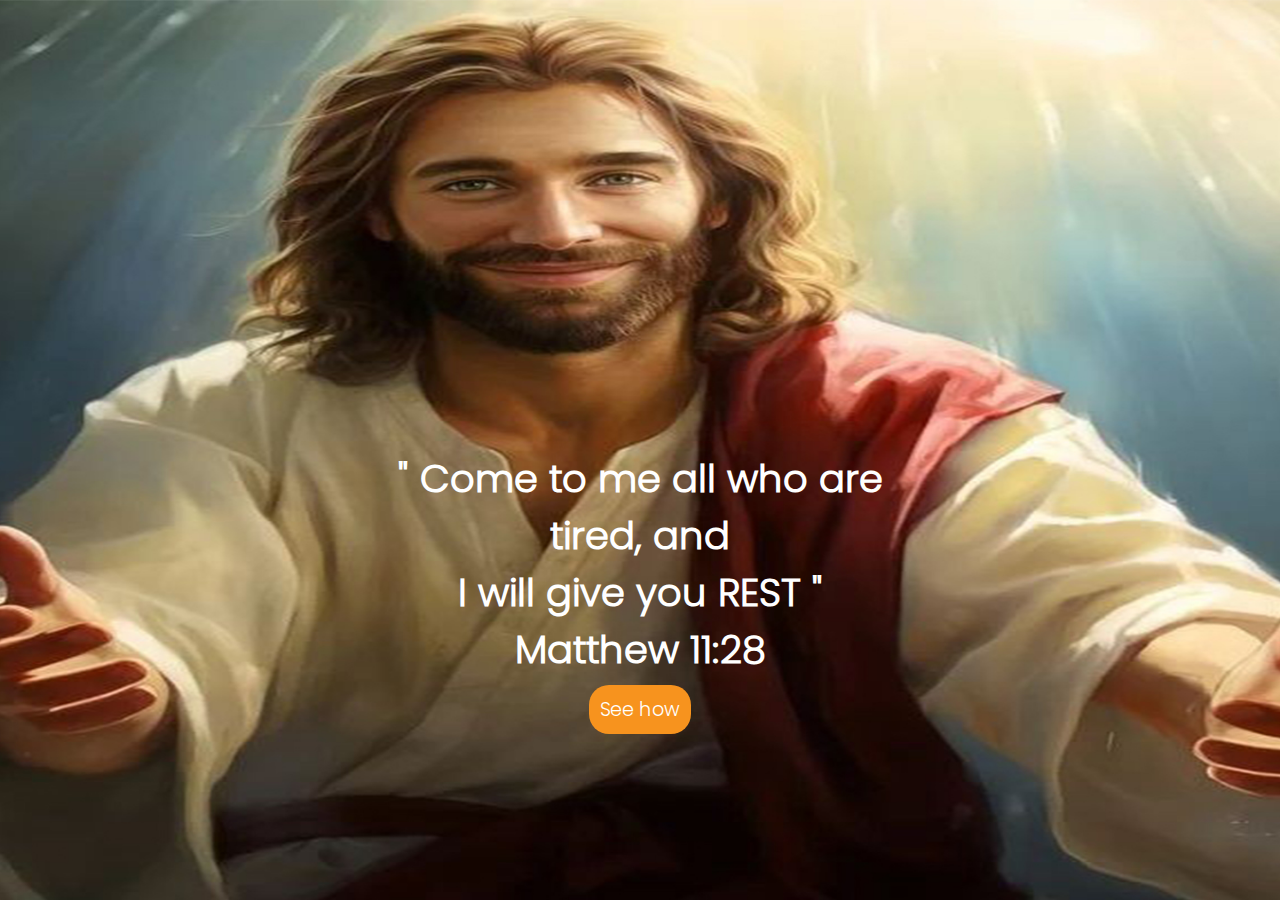
<file: index.html>
<!DOCTYPE html>
<html lang="en">
<head>
    <meta charset="UTF-8">
    <meta name="viewport" content="width=device-width, initial-scale=1.0">
    <title>Document</title>
    <link rel="stylesheet" href="style.css">
</head>
<body>
    

     <section id="banner">


        

            <div class="banner-disc">


                <h1 class="head">
                    " Come to me all who are tired, and<br>
                    I will give you REST " <br>
                    Matthew 11:28
                </h1>

                <a href="home.html" class="banner-btn">See how</a>

            </div>

       

     </section>   


</body>
</html>
</file>
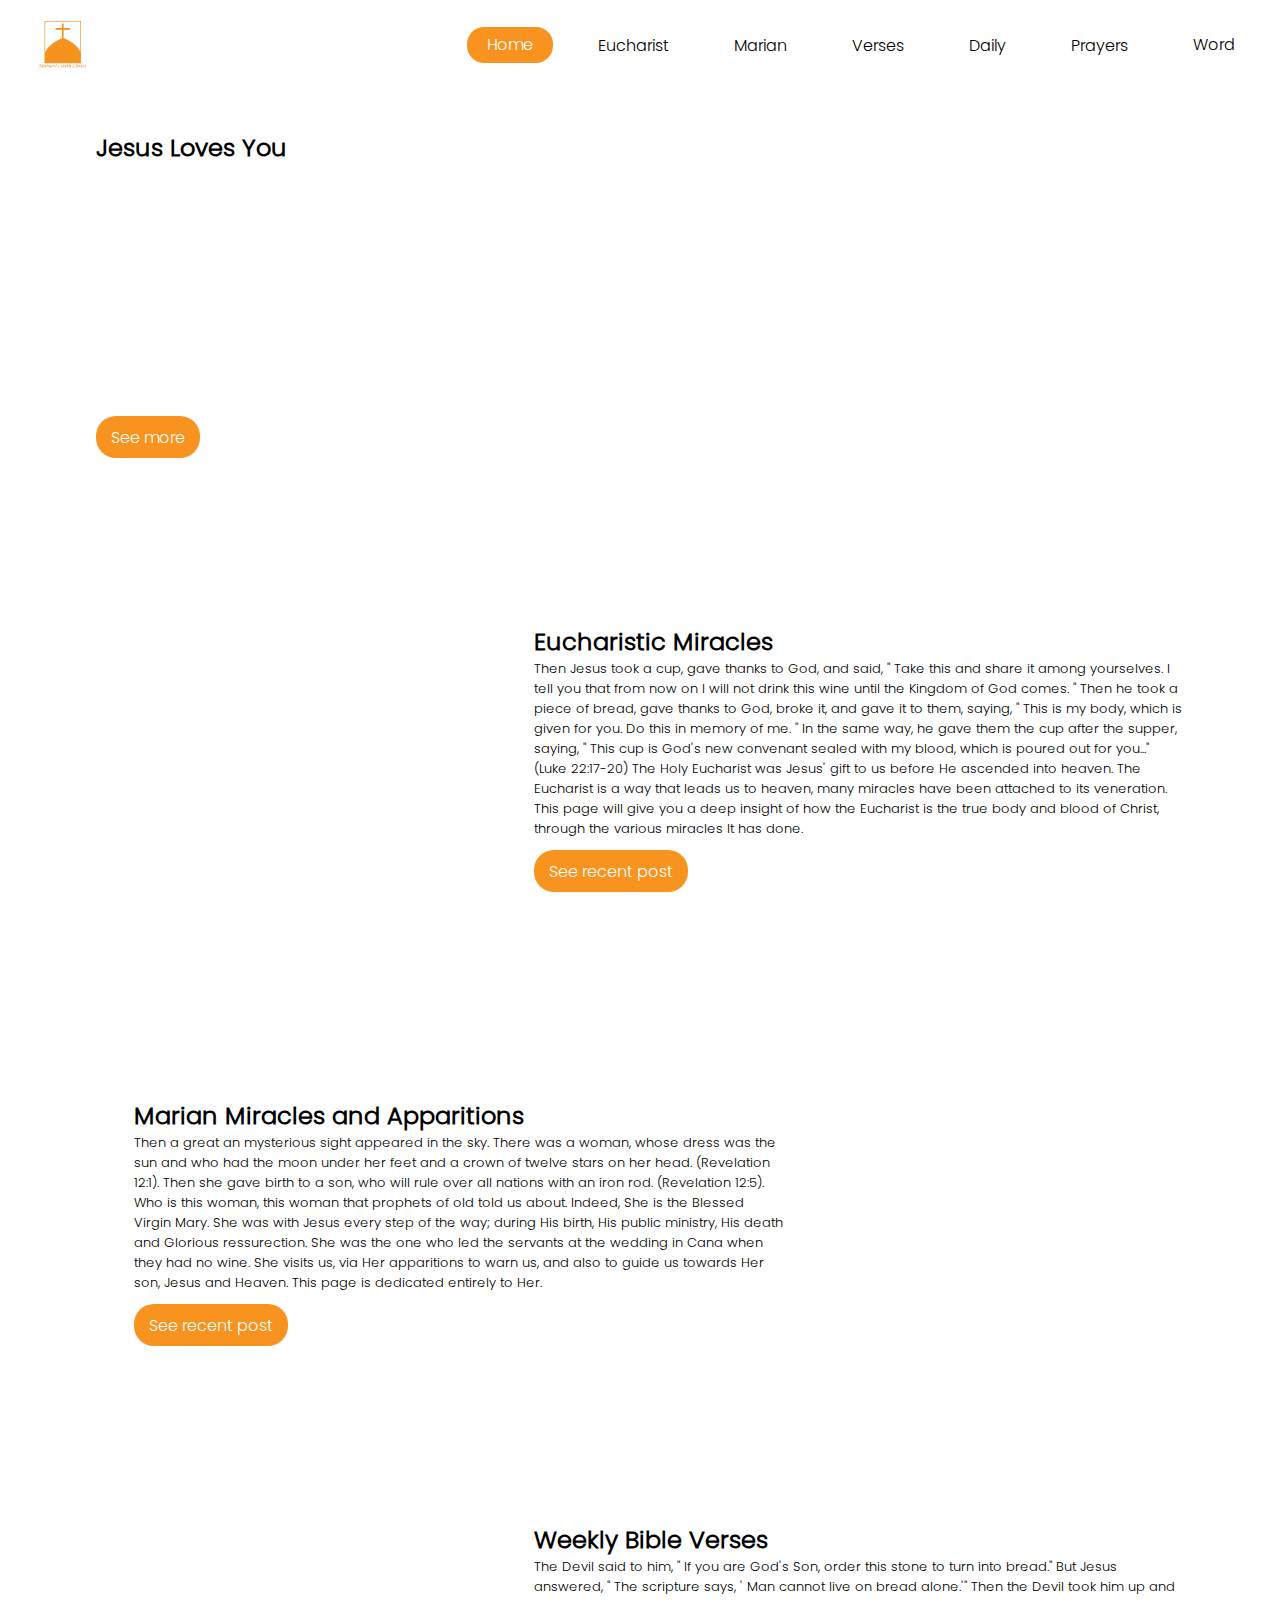
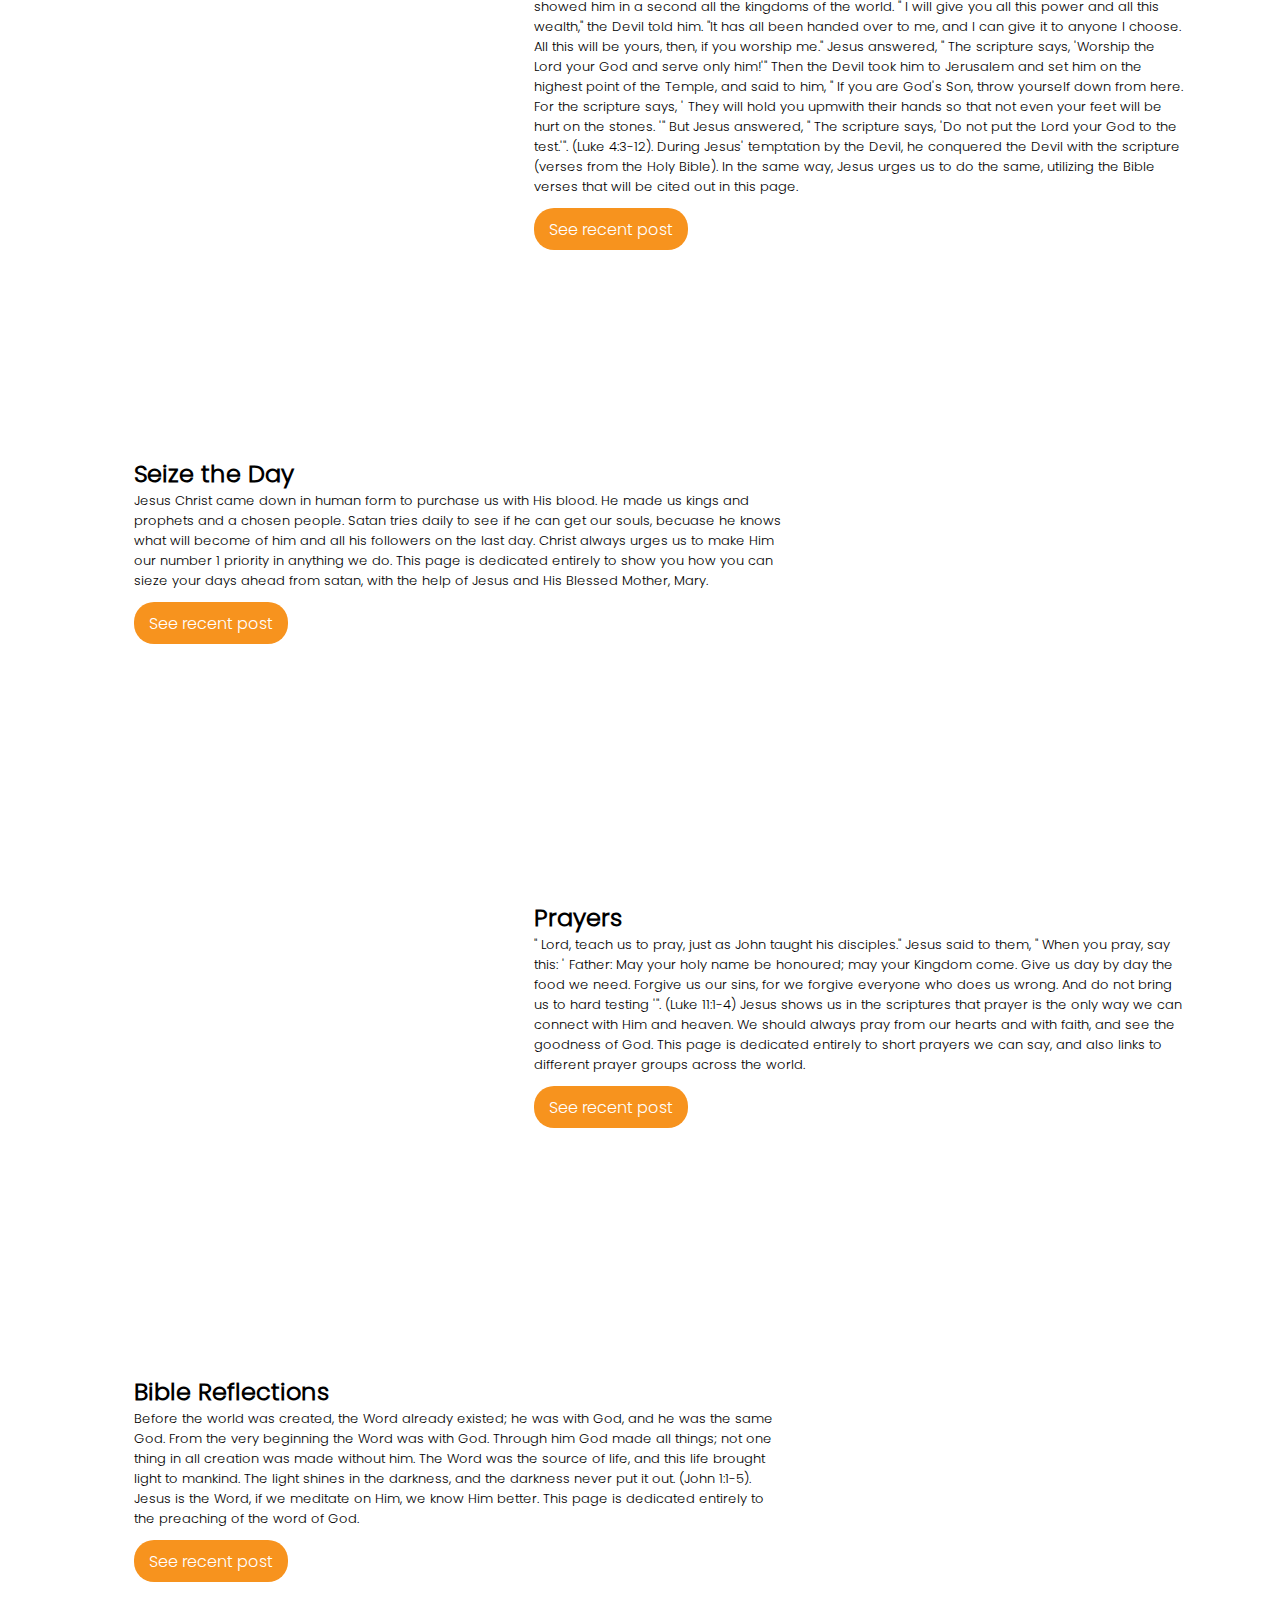
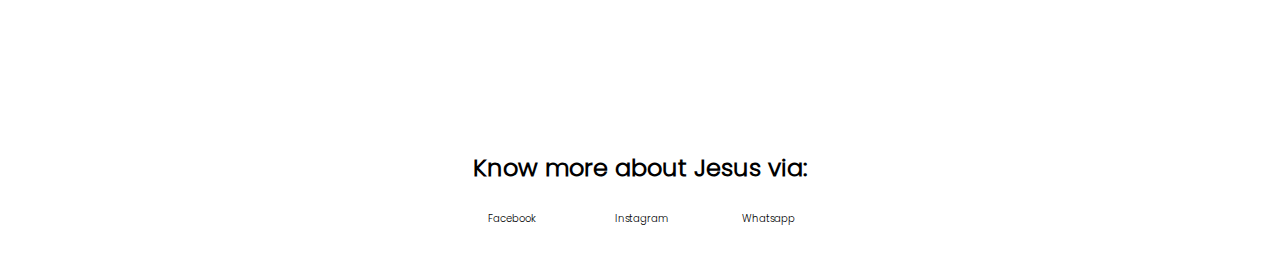
<file: home.html>
<!DOCTYPE html>
<html lang="en">
<head>
    <meta charset="UTF-8">
    <meta name="viewport" content="width=device-width, initial-scale=1.0">
    <title>Document</title>
    <link rel="stylesheet" href="home.css">
    <link rel="stylesheet" href="https://cdnjs.cloudflare.com/ajax/libs/font-awesome/6.5.1/css/all.min.css" integrity="sha512-DTOQO9RWCH3ppGqcWaEA1BIZOC6xxalwEsw9c2QQeAIftl+Vegovlnee1c9QX4TctnWMn13TZye+giMm8e2LwA==" crossorigin="anonymous" referrerpolicy="no-referrer" />
</head>
<body>
    


    <nav>


        <img src="images/JESUS_LOGO.jpg" alt="" class="logo">

        <ul class="nav_links">
            <li class="home"><a href="home.html">Home</a></li>
            <li class="others"><a href="eucharist.html">Eucharist</a></li>
            <li class="others"><a href="marian.html">Marian</a></li> <!--dont use copy path but just copy-->
            <li class="others"><a href="verses.html">Verses</a></li>
            <li class="others"><a href="daily.html">Daily</a></li>
            <li class="others"><a href="prayers.html">Prayers</a></li>
            <li class="others"><a href="word.html">Word</a></li>
        </ul>


        <div class="Menu-icon">
            &#9776;
        </div>


        <div class="dropdown_menu">

            <li><a href="home.html">Home</a></li>
            <li><a href="eucharist.html">Eucharist</a></li>
            <li><a href="marian.html">Marian</a></li>
            <li><a href="verses.html">Verses</a></li>
            <li><a href="daily.html">Daily</a></li>
            <li><a href="prayers.html">Prayers</a></li>
            <li><a href="word.html">Word</a></li>


        </div>



    </nav>




     <!--ABOUT ME SECTION STARTS-->


     <section id="about">


        <div class="about-row">


            <img src="images/banner.jpg" alt="my image" class="about-img">

            <div class="about-disc">

                <h2 class="about-header">
                    Jesus Loves You
                </h2>
                <p class="about-text">
                    " Happy are those who know they are spiritually poor; the Kingdom of heaven belongs to them! Happy are those who mourn; God will comfort them! Happy are those who are humble they will recieve what God has promised! Happy are those whose greates desire is to do what God requires; God will satisfy them fully! Happy are those who are merciful to others; God will be merciful to them! Happy are the pure in heart; they will see God!
                    Happy are those who work for peace; God will call them his children! Happy are those who are persecuted because they do what God requires; the Kingdom of heaven belongs to them! Happy are you when people insult and persecute you and tell all kinds of evil lies against you because you are my followers. Be happy and glad, for a great reward is kept for you in heaven. This is how the prophets who lived before you were persecuted " (Matthew 5:3-12). Jesus
                    is ever ready to accept you as one of His own. Cast all your worries on Him, becuase he cares most. The contents of this website will help you to know Christ Jesus more...Remember, He loves you. 
                </p>


                <a href="#signup" class="about-btn">
                    See more
                </a>


            </div>


        </div>


    </section>


<!--ABOUT ME SECTION ENDS-->




<!--SIGNUP SECTION STARTS-->


<section id="signup">


    <div class="signup-row">


        <img src="images/eucharist.jpg" alt="my image" class="signup-img">

        <div class="signup-disc">

            <h2 class="signup-header">
                Eucharistic Miracles
            </h2>
            <p class="signup-text">
                Then Jesus took a cup, gave thanks to God, and said, " Take this and share it among yourselves. I tell you that from now on I will not drink this wine until the Kingdom of God comes. " Then he took a piece of bread, gave thanks to God, broke it, and gave it to them, saying, " This is my body, which is given for you. Do this in memory of me. " In the same way, he gave them the cup after the supper, saying, " This cup is God's new convenant sealed with my blood, which is poured out for you..." (Luke 22:17-20)
                The Holy Eucharist was Jesus' gift to us before He ascended into heaven. The Eucharist is a way that leads us to heaven, many miracles have been attached to its veneration. This page will give you a deep insight of how the Eucharist is the true body and blood of Christ, through the various miracles It has done.
            </p>


            <a href="eucharist.html" class="signup-btn">
                See recent post
            </a>


        </div>


    </div>


</section>


<!--SIGNUP SECTION ENDS-->






<!--SIGNUP SECTION STARTS-->


<section id="signup">


    <div class="eucharist-row">


        <img src="images/Marian.jpg" alt="my image" class="signup-img">

        <div class="signup-disc">

            <h2 class="signup-header">
                Marian Miracles and Apparitions
            </h2>
            <p class="signup-text">
                Then a great an mysterious sight appeared in the sky. There was a woman, whose dress was the sun and who had the moon under her feet and a crown of twelve stars on her head. (Revelation 12:1). Then she gave birth to a son, who will rule over all nations with an iron rod. (Revelation 12:5). Who is this woman, this woman that prophets of old told us about. Indeed, She is the Blessed Virgin Mary. She was with Jesus every step of the way; during His birth, His public ministry, His death and Glorious ressurection.
                She was the one who led the servants at the wedding in Cana when they had no wine.  She visits us, via Her apparitions to warn us, and also to guide us towards Her son, Jesus and Heaven. This page is dedicated entirely to Her.
            </p>


            <a href="marian.html" class="signup-btn">
                See recent post
            </a>


        </div>


    </div>


</section>


<!--SIGNUP SECTION ENDS-->





<!--SIGNUP SECTION STARTS-->


<section id="signup">


    <div class="bible-row">


        <img src="images/verses.jpg" alt="my image" class="signup-img">

        <div class="signup-disc">

            <h2 class="signup-header">
                Weekly Bible Verses
            </h2>
            <p class="signup-text">
                The Devil said to him, " If you are God's Son, order this stone to turn into bread." But Jesus answered, " The scripture says, ' Man cannot live on bread alone.'" Then the Devil took him up and showed him in a second all the kingdoms of the world. " I will give you all this power and all this wealth," the Devil told him. "It has all been handed over to me, and I can give it to anyone I choose. All this will be yours, then, if you worship me."
                Jesus answered, " The scripture says, 'Worship the Lord your God and serve only him!'" Then the Devil took him to Jerusalem and set him on the highest point of the Temple, and said to him, " If you are God's Son, throw yourself down from here. For the scripture says, ' They will hold you upmwith their hands so that not even your feet will be hurt on the stones. '" But Jesus answered, " The scripture says, 'Do not put the Lord your God to the test.'". (Luke 4:3-12).
                During Jesus' temptation by the Devil, he conquered the Devil with the scripture (verses from the Holy Bible). In the same way, Jesus urges us to do the same, utilizing the Bible verses that will be cited out in this page.
            </p>


            <a href="verses.html" class="signup-btn">
                See recent post
            </a>


        </div>


    </div>


</section>


<!--SIGNUP SECTION ENDS-->




<!--SIGNUP SECTION STARTS-->


<section id="signup">


    <div class="daily-row">


        <img src="images/daily.jpg" alt="my image" class="signup-img">

        <div class="signup-disc">

            <h2 class="signup-header">
                Seize the Day
            </h2>
            <p class="signup-text">
                Jesus Christ came down in human form to purchase us with His blood. He made us kings and prophets and a chosen people. Satan tries daily to see if he can get our souls, becuase he knows what will become of him and all his followers on the last day. Christ always urges us to make Him our number 1 priority in anything we do. This page is dedicated entirely to show you how you can sieze your days ahead from satan, with the help of Jesus and His Blessed Mother, Mary.
            </p>


            <a href="daily.html" class="signup-btn">
                See recent post
            </a>


        </div>


    </div>


</section>


<!--SIGNUP SECTION ENDS-->






<!--SIGNUP SECTION STARTS-->


<section id="signup">


    <div class="prayers-row">


        <img src="images/prayers.jpg" alt="my image" class="signup-img">

        <div class="signup-disc">

            <h2 class="signup-header">
                Prayers
            </h2>
            <p class="signup-text">
                " Lord, teach us to pray, just as John taught his disciples." Jesus said to them, " When you pray, say this: ' Father: May your holy name be honoured; may your Kingdom come. Give us day by day the food we need. Forgive us our sins, for we forgive everyone who does us wrong. And do not bring us to hard testing '". (Luke 11:1-4) Jesus shows us in the scriptures that prayer is the only way we can connect with Him and heaven. We should always pray from our hearts and with faith, and see the goodness of God. This page is dedicated entirely to short prayers we can say, and also links to different prayer groups across the world.
            </p>


            <a href="prayers.html" class="signup-btn">
                See recent post
            </a>


        </div>


    </div>


</section>


<!--SIGNUP SECTION ENDS-->






<!--SIGNUP SECTION STARTS-->


<section id="signup">


    <div class="word-row">


        <img src="images/word.jpg" alt="my image" class="signup-img">

        <div class="signup-disc">

            <h2 class="signup-header">
                Bible Reflections
            </h2>
            <p class="signup-text">
                Before the world was created, the Word already existed; he was with God, and he was the same God. From the very beginning the Word was with God. Through him God made all things; not one thing in all creation was made without him. The Word was the source of life, and this life brought light to mankind. The light shines in the darkness, and the darkness never put it out. (John 1:1-5). Jesus is the Word, if we meditate on Him, we know Him better. This page is dedicated entirely to the preaching of the word of God. 
            </p>


            <a href="word.html" class="signup-btn">
                See recent post
            </a>


        </div>


    </div>


</section>


<!--SIGNUP SECTION ENDS-->







<!--Contact starts-->


<div id="links">

    <h2 class="About-subj">Know more about Jesus via:</h2>

    <div class="link-box">

        <div class="link1">

            <i class="fa-brands fa-facebook"></i>
            <p class="link-disc"><a href="https://www.facebook.com/61557981537513/posts/444909814917057/?substory_index=444909814917057&mibextid=0iXANmvi8jBKE3td">Facebook</a></p>

        </div>


        <div class="link1">

            <i class="fa-brands fa-instagram"></i>
            <p class="link-disc"><a href="">Instagram</a></p>

        </div>




        <div class="link1">

            <i class="fa-brands fa-square-whatsapp"></i>
            <p class="link-disc"><a href="https://wa.me/+2349137152232">Whatsapp</a></p>

        </div>

    </div>

</div>



<!--Contact ends-->




    <!--MENU ANIMATION-->
    <script src="script.js"></script>

    <script src="app.js"></script>

    


</body>
</html>
</file>
<file: style.css>
*{
    padding: 0;
    margin: 0;
    box-sizing: border-box;
    font-family: "Poppins";
}
@font-face{
    font-family: 'Poppins';
    src: url('Fonts/Poppins-Light.ttf');
}

#banner{
    width: 100%;
    height: 100vh;
    background-image: url(images/Untitled-1.jpg);
    background-repeat: no-repeat;
    background-position: center;
    background-size: cover;
    position: relative;
    display: flex;
    justify-content: center;
    align-items: center;
}
.banner-btn{
    color: white;
    background-color: #f7931e;
    padding-left: 2%;
    padding-right: 2%;
    padding-top: 2%;
    padding-bottom: 2%;
    text-decoration: none;
    border-radius: 20px;
}
.banner-disc{
    color: white;
    width: 30em;
    text-align: center;
    font-size: larger;
    height: 20em;
    padding-top: 15%;
    padding-left: 1%;
    padding-right: 1%;
}
.head{
    margin-bottom: 3%;
}
</file>
<file: home.css>
*{
    padding: 0;
    margin: 0;
    box-sizing: border-box;
    font-family: "Poppins";
}
@font-face{
    font-family: 'Poppins';
    src: url('Fonts/Poppins-Light.ttf');
}

*{
    padding: 0;
    margin: 0;
    box-sizing: border-box;
    font-family: 'Poppins';
}
@font-face {
    font-family: 'Poppins';
    src: url('Fonts/Poppins-Light.ttf');
}

/*NAV STYLE BEGINS*/


nav{
    position: fixed;
    width: 100%;
    height: 10vh;
    display: flex;
    z-index: 999;
    justify-content: space-between;
    align-items: center;
    background-color: white;
}
.nav_links{
    display: flex;
    flex-direction: row;
    list-style: none;
    align-items: center;
}
.home, .others{
    text-decoration: none;
    margin-right: 25px;
    display: inline-block;
}
.others a{
    padding-left: 20px;
    padding-right: 20px;
    padding-top: 5%;
    padding-bottom: 5%;
    border-radius: 17px;
    color: black;
}
.others a:hover{
    background-color: #f7931e;
    color: white;
    transition: all ease-in-out 0.5s;
}
.home a{
    background-color: #f7931e;
    padding-left: 20px;
    padding-right: 20px;
    padding-top: 7%;
    padding-bottom: 7%;
    border-radius: 17px;
    color: white;
    text-decoration: none;
    color: white;
}
.others a{
  color: black;
  text-decoration: none;
}
.logo{
    width: 3em;
    height: 3em;
    margin-left: 3%;
}

/*Responsive design*/

.Menu-icon{
    font-size: 40px;
    color: #f7931e;  
    display: none;
    margin-right: 6%;
    margin-top: 2%;
    padding-right: 7px;
    padding-left: 7px;
    padding-top: 3px;
    padding-bottom: 3px;
    border-radius: 50%;
    background-color: #efefef00;
    cursor: pointer;
  }
    .dropdown_menu{
      position: absolute;
      top: 60px;
      width: 95%;
      background-color: #f7931e;
      overflow: hidden;
      display: none;
      height: 0;
      transition: height 0.5s cubic-bezier(0.175, 0.885, 0.32, 1.275);
      z-index: 1;
      margin-left: 2%;
      margin-right: 2%;
      border-radius: 5px;
    }
    .dropdown_menu li{
      padding-top: 8%;
      display: flex;
      justify-content: center;
    }
    .dropdown_menu li a{
      text-decoration: none;
      list-style: none;
      color: white;
      align-items: center;
    }
    .dropdown_menu.open{
      height: 297px;
      width: 95%;
      margin-right: 2%;
      margin-left: 2.5%;
    }

    
    @media(max-width:965px){
      nav ul li a{
        display: none;
      }
      .Menu-icon{
        display: block;
      }
      .dropdown_menu{
        display: block;
      }
      .dropdown_menu li a:hover{
        color: #f7931e;
      }
      .dropdown_menu.open{
        height: 600px;
        width: 95%;
        margin-right: 2%;
        margin-left: 2.5%;
      }
      .logo{
        margin-top: 5%;
      }
  }

  @media(max-width:500px){
    .dropdown_menu.open{
      height: 400px;
      width: 95%;
      margin-right: 2%;
      margin-left: 2.5%;
    }
    .logo{
        margin-top: 7%;
      }
  }



/*NAV STYLE ENDS*/





/*ABOUT ME STYLE STARTS*/


#about{
    width: 100%;
    height: fit-content;
    position: relative;
    padding-top: 7%;
  }
  .about-row{
    display: flex;
    flex-direction: row-reverse;
    width: 100%;
    height: fit-content;
    justify-content: center;
    align-items: center;
  }
  .about-img{
    width: 25em;
    height: 25em;
    object-fit: cover;
    margin-left: 3%;
    transform: translateX(60px);
    opacity: 0;
    transition: 1s ease;
  }
  .about-img--visible{
    transform: translateX(0);
    opacity: 1;
  }
  .about-text{
    width: 50em;
    font-size: 13px;
    margin-bottom: 3%;
    transform: translateX(-60px);
    opacity: 0;
    transition: 1s ease;
  }
  .about-text--visible{
    transform: translateX(0);
    opacity: 1;
  }
  .about-btn{
    background-color: #f7931e;
    padding-left: 15px;
    padding-right: 15px;
    padding-top: 1.5%;
    padding-bottom: 1.5%;
    border-radius: 20px;
    color: white;
    text-decoration: none;
  }
  
  @media(max-width:1030px){
    .about-img{
      margin-left: 1%;
    }
    .about-text{
      width: 40em;
    }
  }
  @media(max-width:950px){
    .about-text{
      width: 30em;
    }
    .about-img{
      width: 22em;
      height: 22em;
    }
    #about{
        padding-top: 10%;
    }
  }
  @media(max-width:800px){
    .about-text{
      font-size: 11px;
      margin-left: 1%;
    }
    .about-header{
      font-size: 20px;
    }
    .about-img{
      width: 18em;
      height: 18em;
    }
    #about{
        padding-top: 15%;
    }
  }
  @media(max-width:650px){
    .about-text{
      font-size: 8.5px;
      margin-left: 1%;
    }
    .banner-img{
      width: 15em;
      height: 15em;
    }
  }
  @media(max-width:550px){
    .about-row{
      display: flex;
      flex-direction: column;
    }
    .about-img{
      margin-top: 3%;
      width: 15em;
      height: 15em;
    }
    .about-text{
      font-size: 10px;
    }
    #about{
        padding-top: 23%;
    }
  }
  
  
  
  /*ABOUT ME STYLE ENDS*/



  #signup{
    width: 100%;
    height: fit-content;
    position: relative;
    margin-top: 5%;
  }
  .signup-row{
    display: flex;
    flex-direction: row;
    width: 100%;
    height: fit-content;
    justify-content: center;
    align-items: center;
  }
  .signup-img{
    width: 25em;
    height: 25em;
    object-fit: cover;
    transform: translateY(20px);
    opacity: 0;
    transition: 1s ease;
  }
  .signup-img--visible{
    transform: translateY(0);
    opacity: 1;
  }
  .signup-disc{
    margin-left: 3%;
  }
  .signup-text{
    width: 50em;
    font-size: 13px;
    margin-bottom: 3%;

  }
  .signup-btn{
    background-color: #f7931e;
    padding-left: 15px;
    padding-right: 15px;
    padding-top: 1.5%;
    padding-bottom: 1.5%;
    border-radius: 20px;
    color: white;
    text-decoration: none;
  }
  
  @media(max-width:1030px){
    .signup-img{
      margin-left: 1%;
    }
    .signup-text{
      width: 40em;
    }
  }
  @media(max-width:950px){
    .signup-text{
      width: 30em;
    }
    .signup-img{
      width: 22em;
      height: 22em;
    }
  }
  @media(max-width:800px){
    .signup-text{
      font-size: 11px;
      margin-left: 1%;
    }
    .signup-header{
      font-size: 20px;
    }
    .signup-img{
      width: 18em;
      height: 18em;
    }
  }
  @media(max-width:650px){
    .signup-text{
      font-size: 8.5px;
      margin-left: 1%;
    }
    .signup-img{
      width: 15em;
      height: 15em;
    }
  }
  @media(max-width:550px){
    .signup-row{
      display: flex;
      flex-direction: column;
    }
    .signup-img{
      margin-top: 3%;
      width: 15em;
      height: 15em;
    }
    .signup-text{
      font-size: 10px;
    }
  }
  
  
  
  /*ABOUT ME STYLE ENDS*/


   /*ABOUT ME STYLE ENDS*/



   #signup{
    width: 100%;
    height: fit-content;
    position: relative;
    margin-top: 5%;
  }
  .eucharist-row{
    display: flex;
    flex-direction: row-reverse;
    width: 100%;
    height: fit-content;
    justify-content: center;
    align-items: center;
  }
  .signup-img{
    width: 25em;
    height: 25em;
    object-fit: cover;
  }
  .signup-disc{
    margin-left: 3%;
  }
  .signup-text{
    width: 50em;
    font-size: 13px;
    margin-bottom: 3%;
  }
  .signup-btn{
    background-color: #f7931e;
    padding-left: 15px;
    padding-right: 15px;
    padding-top: 1.5%;
    padding-bottom: 1.5%;
    border-radius: 20px;
    color: white;
    text-decoration: none;
  }
  
  @media(max-width:1030px){
    .signup-img{
      margin-left: 1%;
    }
    .signup-text{
      width: 40em;
    }
  }
  @media(max-width:950px){
    .signup-text{
      width: 30em;
    }
    .signup-img{
      width: 22em;
      height: 22em;
    }
  }
  @media(max-width:800px){
    .signup-text{
      font-size: 11px;
      margin-left: 1%;
    }
    .signup-header{
      font-size: 20px;
    }
    .signup-img{
      width: 18em;
      height: 18em;
    }
  }
  @media(max-width:650px){
    .signup-text{
      font-size: 8.5px;
      margin-left: 1%;
    }
    .signup-img{
      width: 15em;
      height: 15em;
    }
  }
  @media(max-width:550px){
    .eucharist-row{
      display: flex;
      flex-direction: column;
    }
    .signup-img{
      margin-top: 3%;
      width: 15em;
      height: 15em;
    }
    .signup-text{
      font-size: 10px;
    }
  }
  
  
  
  /*ABOUT ME STYLE ENDS*/
  



    /*ABOUT ME STYLE ENDS*/



    #signup{
      width: 100%;
      height: fit-content;
      position: relative;
      margin-top: 5%;
    }
    .bible-row{
      display: flex;
      flex-direction: row;
      width: 100%;
      height: fit-content;
      justify-content: center;
      align-items: center;
    }
    .signup-img{
      width: 25em;
      height: 25em;
      object-fit: cover;
    }
    .signup-disc{
      margin-left: 3%;
    }
    .signup-text{
      width: 50em;
      font-size: 13px;
      margin-bottom: 3%;
    }
    .signup-btn{
      background-color: #f7931e;
      padding-left: 15px;
      padding-right: 15px;
      padding-top: 1.5%;
      padding-bottom: 1.5%;
      border-radius: 20px;
      color: white;
      text-decoration: none;
    }
    
    @media(max-width:1030px){
      .signup-img{
        margin-left: 1%;
      }
      .signup-text{
        width: 40em;
      }
    }
    @media(max-width:950px){
      .signup-text{
        width: 30em;
      }
      .signup-img{
        width: 22em;
        height: 22em;
      }
    }
    @media(max-width:800px){
      .signup-text{
        font-size: 11px;
        margin-left: 1%;
      }
      .signup-header{
        font-size: 20px;
      }
      .signup-img{
        width: 18em;
        height: 18em;
      }
    }
    @media(max-width:650px){
      .signup-text{
        font-size: 8.5px;
        margin-left: 1%;
      }
      .signup-img{
        width: 15em;
        height: 15em;
      }
    }
    @media(max-width:550px){
      .bible-row{
        display: flex;
        flex-direction: column;
      }
      .signup-img{
        margin-top: 3%;
        width: 15em;
        height: 15em;
      }
      .signup-text{
        font-size: 10px;
      }
    }
    
    
    
    /*ABOUT ME STYLE ENDS*/




     /*ABOUT ME STYLE ENDS*/



     #signup{
      width: 100%;
      height: fit-content;
      position: relative;
      margin-top: 5%;
    }
    .daily-row{
      display: flex;
      flex-direction: row-reverse;
      width: 100%;
      height: fit-content;
      justify-content: center;
      align-items: center;
    }
    .signup-img{
      width: 25em;
      height: 25em;
      object-fit: cover;
    }
    .signup-disc{
      margin-left: 3%;
    }
    .signup-text{
      width: 50em;
      font-size: 13px;
      margin-bottom: 3%;
    }
    .signup-btn{
      background-color: #f7931e;
      padding-left: 15px;
      padding-right: 15px;
      padding-top: 1.5%;
      padding-bottom: 1.5%;
      border-radius: 20px;
      color: white;
      text-decoration: none;
    }
    
    @media(max-width:1030px){
      .signup-img{
        margin-left: 1%;
      }
      .signup-text{
        width: 40em;
      }
    }
    @media(max-width:950px){
      .signup-text{
        width: 30em;
      }
      .signup-img{
        width: 22em;
        height: 22em;
      }
    }
    @media(max-width:800px){
      .signup-text{
        font-size: 11px;
        margin-left: 1%;
      }
      .signup-header{
        font-size: 20px;
      }
      .signup-img{
        width: 18em;
        height: 18em;
      }
    }
    @media(max-width:650px){
      .signup-text{
        font-size: 8.5px;
        margin-left: 1%;
      }
      .signup-img{
        width: 15em;
        height: 15em;
      }
    }
    @media(max-width:550px){
      .daily-row{
        display: flex;
        flex-direction: column;
      }
      .signup-img{
        margin-top: 3%;
        width: 15em;
        height: 15em;
      }
      .signup-text{
        font-size: 10px;
      }
    }
    
    
    
    /*ABOUT ME STYLE ENDS*/




    /*ABOUT ME STYLE ENDS*/



    #signup{
      width: 100%;
      height: fit-content;
      position: relative;
      margin-top: 5%;
    }
    .prayers-row{
      display: flex;
      flex-direction: row;
      width: 100%;
      height: fit-content;
      justify-content: center;
      align-items: center;
    }
    .signup-img{
      width: 25em;
      height: 25em;
      object-fit: cover;
    }
    .signup-disc{
      margin-left: 3%;
    }
    .signup-text{
      width: 50em;
      font-size: 13px;
      margin-bottom: 3%;
    }
    .signup-btn{
      background-color: #f7931e;
      padding-left: 15px;
      padding-right: 15px;
      padding-top: 1.5%;
      padding-bottom: 1.5%;
      border-radius: 20px;
      color: white;
      text-decoration: none;
    }
    
    @media(max-width:1030px){
      .signup-img{
        margin-left: 1%;
      }
      .signup-text{
        width: 40em;
      }
    }
    @media(max-width:950px){
      .signup-text{
        width: 30em;
      }
      .signup-img{
        width: 22em;
        height: 22em;
      }
    }
    @media(max-width:800px){
      .signup-text{
        font-size: 11px;
        margin-left: 1%;
      }
      .signup-header{
        font-size: 20px;
      }
      .signup-img{
        width: 18em;
        height: 18em;
      }
    }
    @media(max-width:650px){
      .signup-text{
        font-size: 8.5px;
        margin-left: 1%;
      }
      .signup-img{
        width: 15em;
        height: 15em;
      }
    }
    @media(max-width:550px){
      .prayers-row{
        display: flex;
        flex-direction: column;
      }
      .signup-img{
        margin-top: 3%;
        width: 15em;
        height: 15em;
      }
      .signup-text{
        font-size: 10px;
      }
    }
    
    
    
    /*ABOUT ME STYLE ENDS*/
  
  
 /*ABOUT ME STYLE ENDS*/



 #signup{
  width: 100%;
  height: fit-content;
  position: relative;
  margin-top: 5%;
}
.word-row{
  display: flex;
  flex-direction: row-reverse;
  width: 100%;
  height: fit-content;
  justify-content: center;
  align-items: center;
}
.signup-img{
  width: 25em;
  height: 25em;
  object-fit: cover;
}
.signup-disc{
  margin-left: 3%;
}
.signup-text{
  width: 50em;
  font-size: 13px;
  margin-bottom: 3%;
}
.signup-btn{
  background-color: #f7931e;
  padding-left: 15px;
  padding-right: 15px;
  padding-top: 1.5%;
  padding-bottom: 1.5%;
  border-radius: 20px;
  color: white;
  text-decoration: none;
}

@media(max-width:1030px){
  .signup-img{
    margin-left: 1%;
  }
  .signup-text{
    width: 40em;
  }
}
@media(max-width:950px){
  .signup-text{
    width: 30em;
  }
  .signup-img{
    width: 22em;
    height: 22em;
  }
}
@media(max-width:800px){
  .signup-text{
    font-size: 11px;
    margin-left: 1%;
  }
  .signup-header{
    font-size: 20px;
  }
  .signup-img{
    width: 18em;
    height: 18em;
  }
}
@media(max-width:650px){
  .signup-text{
    font-size: 8.5px;
    margin-left: 1%;
  }
  .signup-img{
    width: 15em;
    height: 15em;
  }
}
@media(max-width:550px){
  .word-row{
    display: flex;
    flex-direction: column;
  }
  .signup-img{
    margin-top: 3%;
    width: 15em;
    height: 15em;
  }
  .signup-text{
    font-size: 10px;
  }
}



/*ABOUT ME STYLE ENDS*/







/*contact style starts*/




#links{
  width: 100%;
  height: fit-content;
  position: relative;
  background-color: white;
  padding-top: 3%;
  margin-top: 3%;
}
.About-subj{
  text-align: center;
}
.About-change{
  color: #f7931e;
}
.link-box{
  display: flex;
  flex-direction: row;
  justify-content: center;
  margin-top: 2%;
}
.link1{
  display: flex;
  flex-direction: column;
  width: 50px;
  height: 50px;
  color: #f7931e;
  font-size: 40px;
  margin-left: 3%;
  margin-right: 3%;
}
.link-disc{
  font-size: 10px;
  color: black;
}
.link-disc a{
  text-decoration: none;
  color: black;
}

@media(max-width:950px){
  #links{
    height: 200px;
  }
}
@media(max-width: 1025px){
  #links{
    height: 300px;
  }
}
@media(max-width:450px){
  .link-box{
    margin-top: 10%;
  }
}



/*contact style ends*/
</file>
